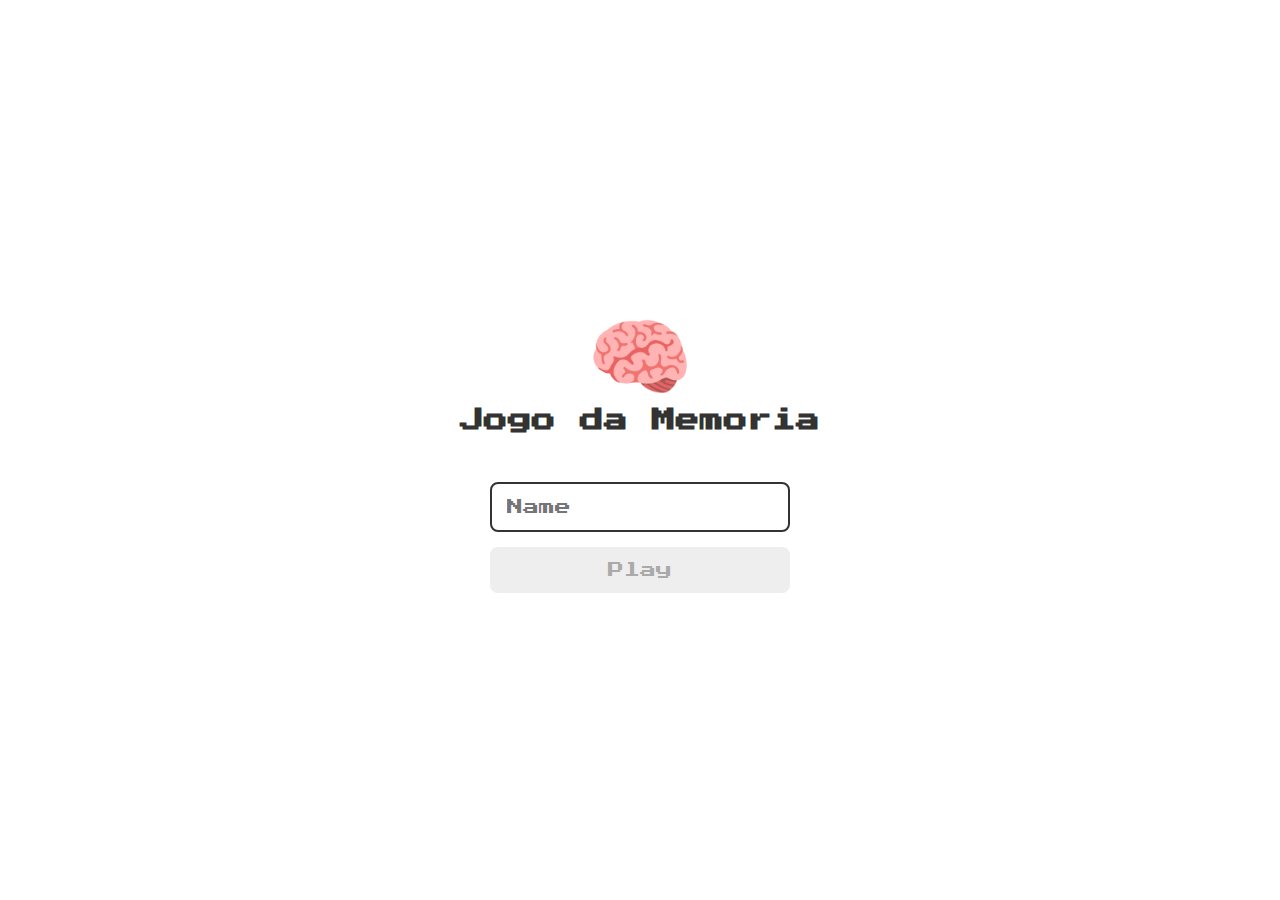
<file: pages/index.html>
<!DOCTYPE html>
<html lang="pt-br">
<head>
    <meta charset="UTF-8">
    <meta name="viewport" content="width=device-width, initial-scale=1.0">
    <link rel="stylesheet" href="../css/reset.css
    ">
    <link rel="stylesheet" href="../css/login.css">

    <script defer src="/js/login.js"></script>

    <title>Jogo da Memoria | Login</title>
</head>
<body>
    
    <form class="login-form">

        <div class="login_header">
            <img src="/imgs/brain.png" alt="brain icon">
            <h1>Jogo da Memoria</h1>
        </div>

        <input type="text" placeholder="Name" class="login_input">

        <button type="submit" class="login_button" disabled>Play</button>

    </form>


</body>
</html>
</file>
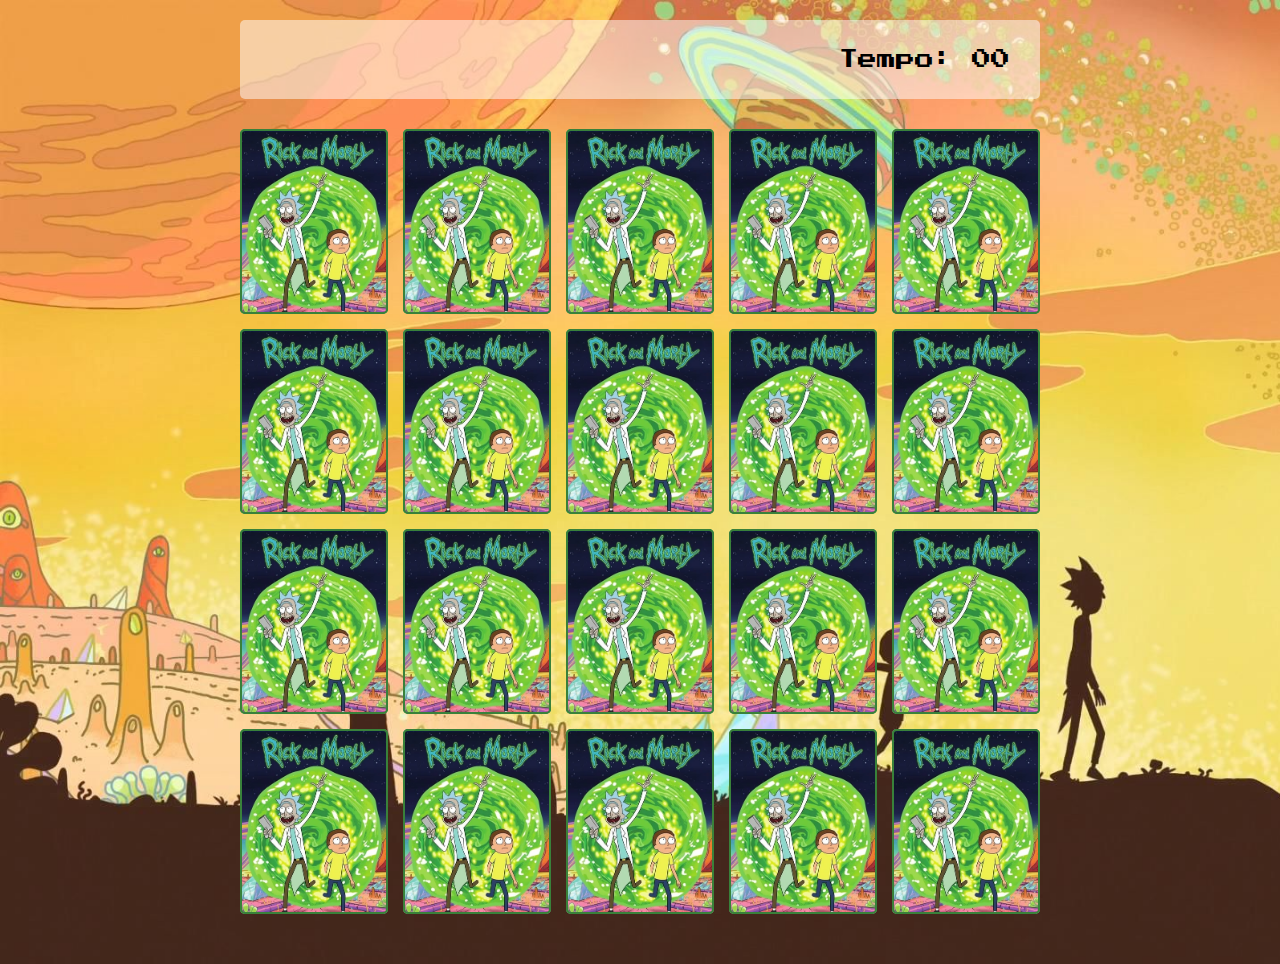
<file: pages/game.html>
<!DOCTYPE html>
<html lang="pt-br">
<head>
    <meta charset="UTF-8">
    <meta name="viewport" content="width=device-width, initial-scale=1.0">
    <link rel="stylesheet" href="../css/reset.css">
    <link rel="stylesheet" href="../css/game.css">

    <script defer src="../js/game.js"></script>

    <title>Jogo da Memoria | Game</title>
</head>
<body>

    <main>
        <header>
            <span class="player"></span>
            <span>Tempo: <span class="timer">00</span></span>
        </header>
    
        <div class="grid"></div>
    </main>

</body>
</html>
</file>
<file: css/login.css>
.login-form {
    align-items: center;
    display: flex;
    flex-direction: column;
    height: 100vh;
    justify-content: center;
}

.login_header {
    align-items: center;
    display: flex;
    flex-direction: column;
    justify-content: center;
    margin-bottom: 50px;

}

.login_header img {
    width: 100px;
}

.login_header h1 {
    color: #333;
    font-size: 1.5em;
}

.login_input {
    border: 2px solid #333;
    border-radius: 8px;
    color: #333;
    font-size: 1em;
    margin-bottom: 15px;
    max-width: 300px;
    outline: none;
    padding: 15px;
    width: 100%;
}

.login_button {
    background-color: #ee665c;
    border-radius: 8px;
    color: white;
    padding: 15px;
    font-size: 1em;
    max-width: 300px;
    width: 100%;
    cursor: pointer;
}

.login_button:disabled {
    background-color: #eee;
    color: #aaa;
    cursor: auto;
}
</file>
<file: css/game.css>
main {
    display: flex;
    flex-direction: column;
    width: 100%;
    min-height: 100vh;
    align-items: center;
    justify-content: center;
    padding: 20px 20px 50px;
    background-image: url('../imgs/bg.jpg');
    background-size: cover;
}

header {
    display: flex;
    align-items: center;
    justify-content: space-between;
    width: 100%;
    max-width: 800px;
    padding: 30px;
    margin: 0 0 30px;
    border-radius: 5px;
    background-color: rgba(255, 255, 255, 0.5);
    font-size: 1.2em;
}

.grid {
    display: grid;
    grid-template-columns: repeat(5, 1fr);
    gap: 15px;
    width: 100%;
    max-width: 800px;
    max-height: 800px;
    margin: 0 auto;
}

.card {
    aspect-ratio: 4/5;
    width: 100%;
    border-radius: 5px;
    background: #ccc;
    position: relative;
    transition: all 400ms ease;
    transform-style: preserve-3d;
}

.face {
    width: 100%;
    height: 100%;
    position: absolute;
    background-position: center;
    background-size: cover;
    border: 2px solid #39813a;
    border-radius: 5px;
    transition: all 400ms ease;
}

.front {    
    transform: rotateY(180deg);
}

.back {
    background-image: url('../imgs/back.png');
    backface-visibility: hidden;
}

.reveal-card {
    transform: rotateY(180deg);
}

.disabled-card {
    filter: saturate(0);
    opacity: 0.5;
}
</file>
